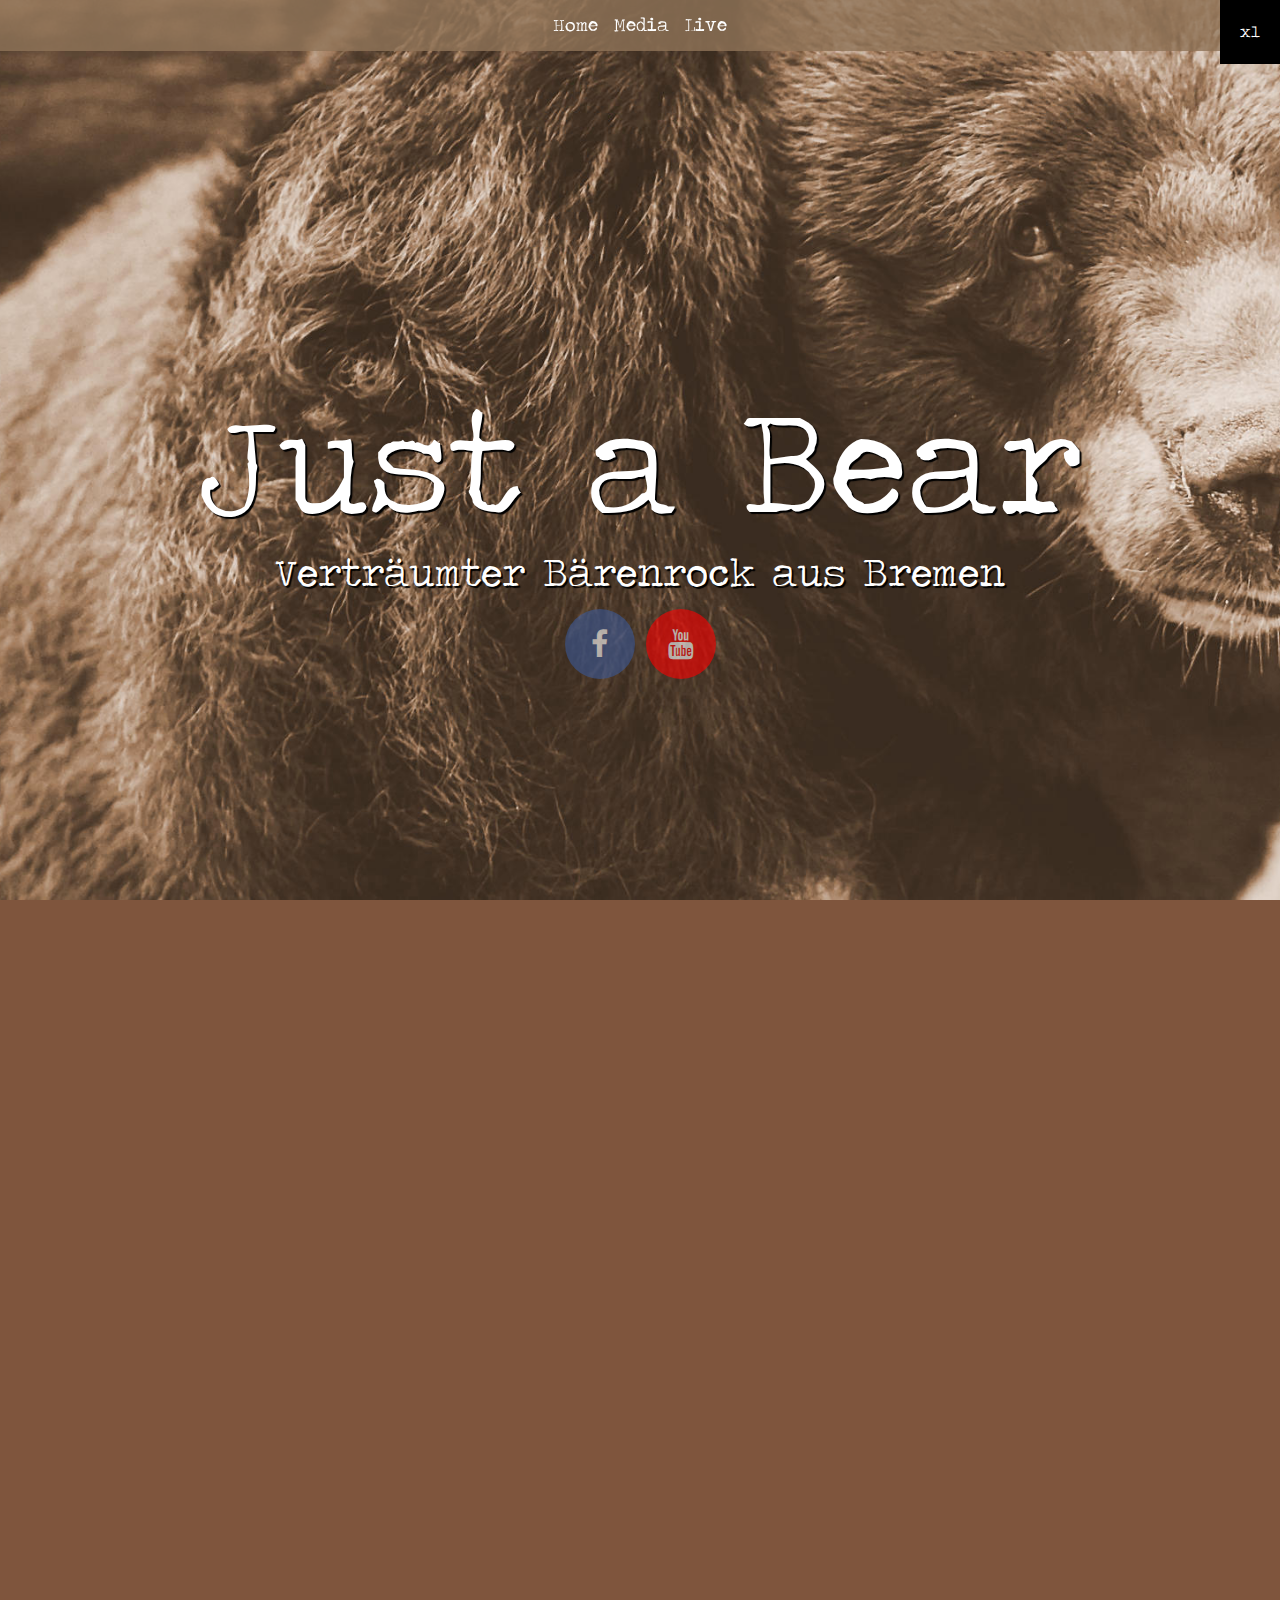
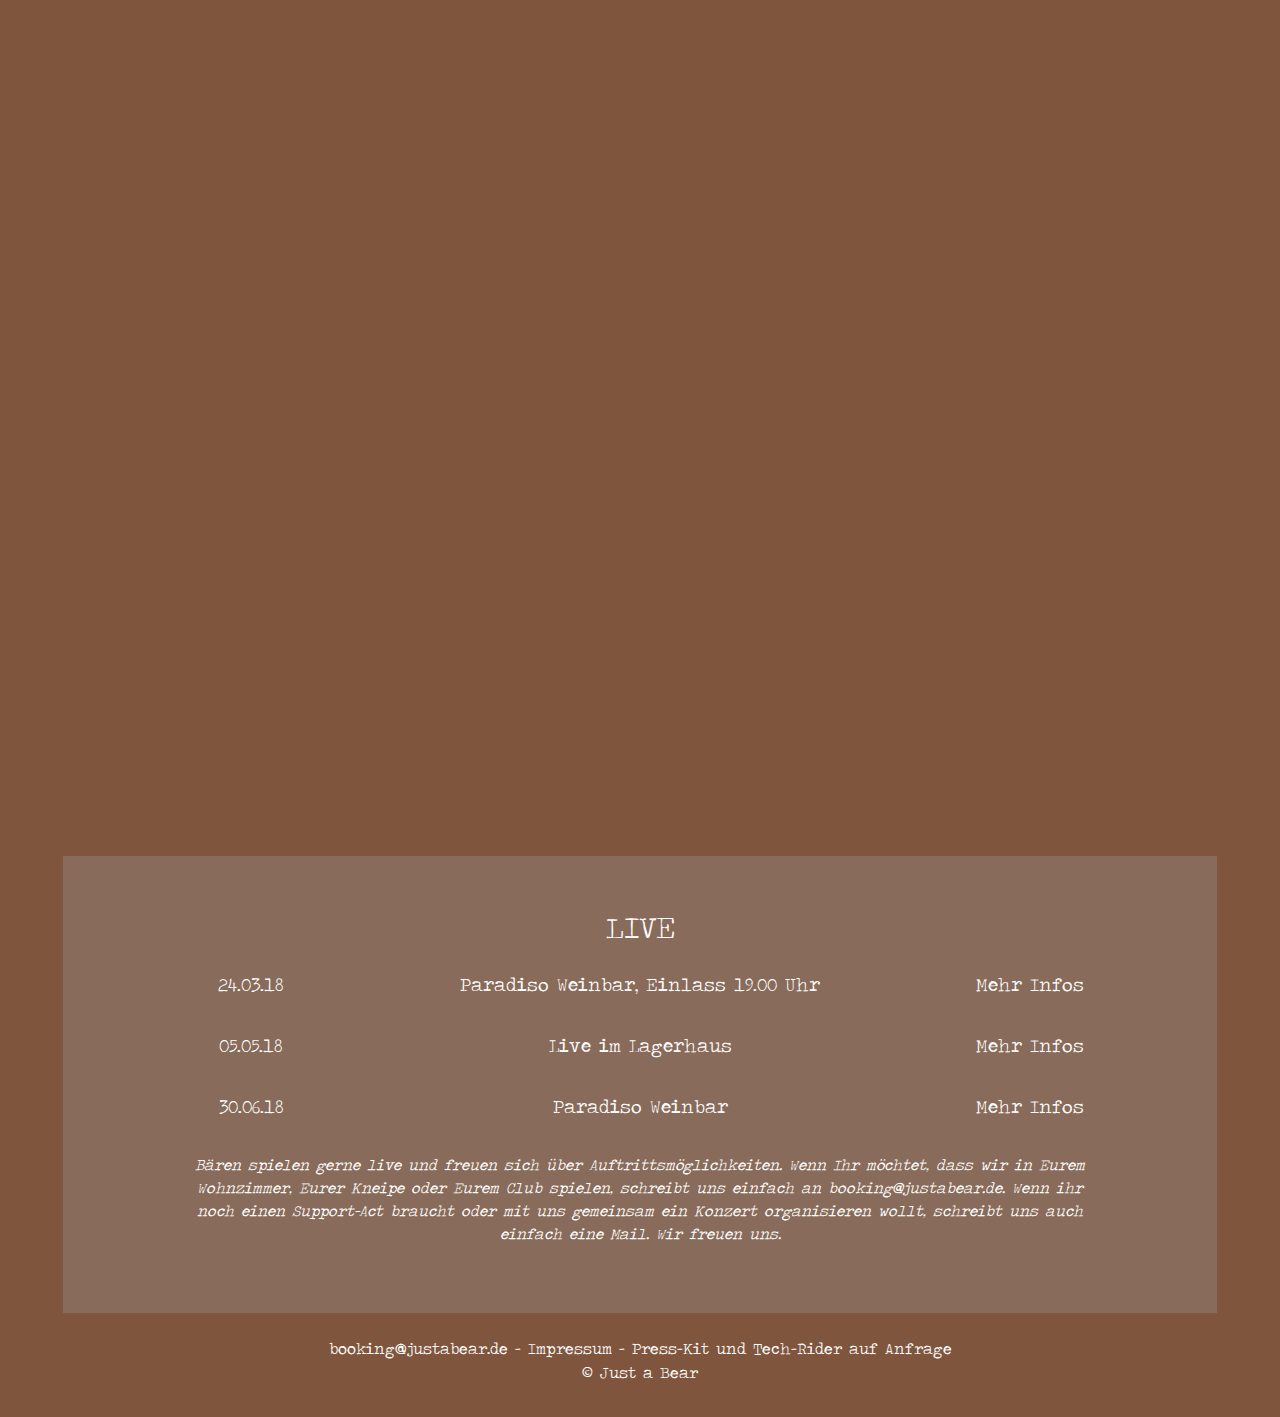
<file: index.html>
<!DOCTYPE html>
<html>
  <head>
    <meta charset="utf-8">
    <meta http-equiv="x-ua-compatible" content="ie=edge">
    <meta name="description" content="">
    <meta name="viewport" content="width=device-width, initial-scale=1, shrink-to-fit=no">
    <link rel="stylesheet" href="https://maxcdn.bootstrapcdn.com/bootstrap/4.0.0/css/bootstrap.min.css" integrity="sha384-Gn5384xqQ1aoWXA+058RXPxPg6fy4IWvTNh0E263XmFcJlSAwiGgFAW/dAiS6JXm" crossorigin="anonymous">
    <link rel="stylesheet" href="https://cdnjs.cloudflare.com/ajax/libs/font-awesome/4.7.0/css/font-awesome.min.css">
    <link rel="stylesheet" href="assets/stylesheets/font.css">
    <link rel="stylesheet" href="assets/stylesheets/debug.css">
    <link rel="stylesheet" href="assets/stylesheets/style.css">
     <!-- Ensure load priority to last -->
    <link rel="stylesheet" href="assets/stylesheets/responsive.css">
    <link rel="icon" type="image/png" href="assets/favicons/favicon-32x32.png" sizes="32x32" />
    <link rel="icon" type="image/png" href="assets/favicons/favicon-16x16.png" sizes="16x16" />
    <title>Just a Bear - Band</title>
  </head>
  <body data-spy="scroll" data-target="#justanavbar" data-offset="50" class="debug-off text-center">
    <nav id="justanavbar" class="navbar navbar-dark navbar-expand-sm sticky-top p-0">
      <button class="navbar-toggler" type="button" data-toggle="collapse" data-target="#navbarToggler">
        <span class="navbar-toggler-icon"></span>
      </button>
      <div class="collapse navbar-collapse justify-content-center" id="navbarToggler">
        <ul class="navbar-nav">
          <li class="nav-item">
            <a class="nav-link" href="#splash">Home</a>
          </li>
          <li class="nav-item">
            <a class="nav-link" href="#media">Media</a>
          </li>
          <li class="nav-item">
            <a class="nav-link" href="#live">Live</a>
          </li>
        </ul>
      </div> 
    </nav>
    <main class="container-fluid">
      <section id="splash" class="splash p5-5">
        <h1 class="mb-0">Just a Bear</h1>
        <h2>Verträumter Bärenrock aus Bremen</h2>
        <div class="buttons mb-5">
          <a href="https://www.facebook.com/justabear.band" target="_blank">
            <span class="fa fa-facebook"></span>
          </a>
          <a href="https://www.youtube.com/channel/UCwxS5Ty78TX-l13KQfSi8Zg/featured" target="_blank">
            <span class="fa fa-youtube"></span>
          </a>
        </div>
      </section>
      <section id="media" class="media p-md-5">
        <div class="container-fluid">
          <div class="row">
            <div class="col p-0 mb-sm-5">      
              <div class="embed-responsive embed-responsive-16by9">
                <iframe src="https://www.youtube.com/embed/EX42zi6uZyI" allow="autoplay; encrypted-media" allowfullscreen></iframe>
              </div>
            </div>
          </div>
          <div class="row pt-3 p-0 mb-3">
            <div class="col p-0">      
              <div class="embed-responsive embed-responsive-16by9">
                <iframe src="https://www.youtube.com/embed/iQWfWk3b_T4" frameborder="0" allow="autoplay; encrypted-media" allowfullscreen></iframe>              </div>
            </div>
          </div>
<!--           <div class="row embed-soundcloud mb-0">
            <div class="col px-0 my-2">
              <iframe src="https://open.spotify.com/embed/user/spotanonymus/playlist/4K8J55S98lDX58a3HD1o3f" style="border: 0; width: 100%; height: 300px;" allowfullscreen></iframe>            </div>
          </div> -->
        </div>
      </section>
      <section id="live" class="live mt-md-0 p-sm-5 mt-sm-4 m-sm-0 m-xs-0 mb-0 mx-md-5">
        <div class="mx-xl-5 p-1">
          <h2 class="mt-xs-5">LIVE</h2>
          <table class="table">
            <tr>
              <td>24.03.18</td>
              <td>Paradiso Weinbar, Einlass 19.00 Uhr</td>
              <td><a href="#" target="_blank">Mehr Infos</a></td>
            </tr>
            <tr>
              <td>05.05.18</td>
              <td>Live im Lagerhaus</td>
              <td><a href="#" target="_blank">Mehr Infos</a></td>
            </tr>
            <tr>
              <td>30.06.18</td>
              <td>Paradiso Weinbar</td>
              <td><a href="#" target="_blank">Mehr Infos</a></td>
            </tr>
            <!-- <tr>
              <td>15.07.18</td>
              <td>Bärenfestival</td>
              <td><a href="#" target="_blank">Mehr Infos</a></td>
            </tr>
            <tr>
              <td>30.08.18</td>
              <td>Wembleystadion</td>
              <td><a href="#" target="_blank">Mehr Infos</a></td>
            </tr> -->
          </table>
          <p class="font-italic small mx-3">Bären spielen gerne live und freuen sich über Auftrittsmöglichkeiten. Wenn Ihr möchtet, dass wir in Eurem Wohnzimmer, Eurer Kneipe oder Eurem Club spielen, schreibt uns einfach an booking@justabear.de. Wenn ihr noch einen Support-Act braucht oder mit uns gemeinsam ein Konzert organisieren wollt, schreibt uns auch einfach eine Mail. Wir freuen uns.</p>
        </div>
      </section>
    </main>
    <footer class="py-3">
      <p class="mb-0 mx-3 mt-2">
        <a href="mailto:booking@justabear.de">booking@justabear.de</a>
        <span> - </span>
        <a href="impressum.html">Impressum</a>
        <span> - </span>
        <a href="mailto:booking@justabear.de">Press-Kit und Tech-Rider auf Anfrage</a>
<!--         <span> - </span>
        <a href="#">Tech-Rider als pdf</a> -->
      </p>
      <p class="mt-0 mx-3 m-b2">
        &#169; Just a Bear
      </p>
    </footer>
    <div class="debug-size">
      <div class="d-block d-sm-none d-md-none d-lg-none d-xl-none">xs</div>
      <div class="d-none d-sm-block d-md-none d-lg-none d-xl-none">sm</div>
      <div class="d-none d-sm-none d-md-block d-lg-none d-xl-none">md</div>
      <div class="d-none d-sm-none d-md-none d-lg-block d-xl-none">lg</div>
      <div class="d-none d-sm-none d-md-none d-lg-none d-xl-block">xl</div>
    </div>
    <script src="https://code.jquery.com/jquery-3.2.1.slim.min.js" integrity="sha384-KJ3o2DKtIkvYIK3UENzmM7KCkRr/rE9/Qpg6aAZGJwFDMVNA/GpGFF93hXpG5KkN" crossorigin="anonymous"></script>
    <script src="https://cdnjs.cloudflare.com/ajax/libs/popper.js/1.12.9/umd/popper.min.js" integrity="sha384-ApNbgh9B+Y1QKtv3Rn7W3mgPxhU9K/ScQsAP7hUibX39j7fakFPskvXusvfa0b4Q" crossorigin="anonymous"></script>
    <script src="https://maxcdn.bootstrapcdn.com/bootstrap/4.0.0/js/bootstrap.min.js" integrity="sha384-JZR6Spejh4U02d8jOt6vLEHfe/JQGiRRSQQxSfFWpi1MquVdAyjUar5+76PVCmYl" crossorigin="anonymous"></script>
    <script src="assets/javascripts/main.js"></script>
  </body>
</html>
</file>
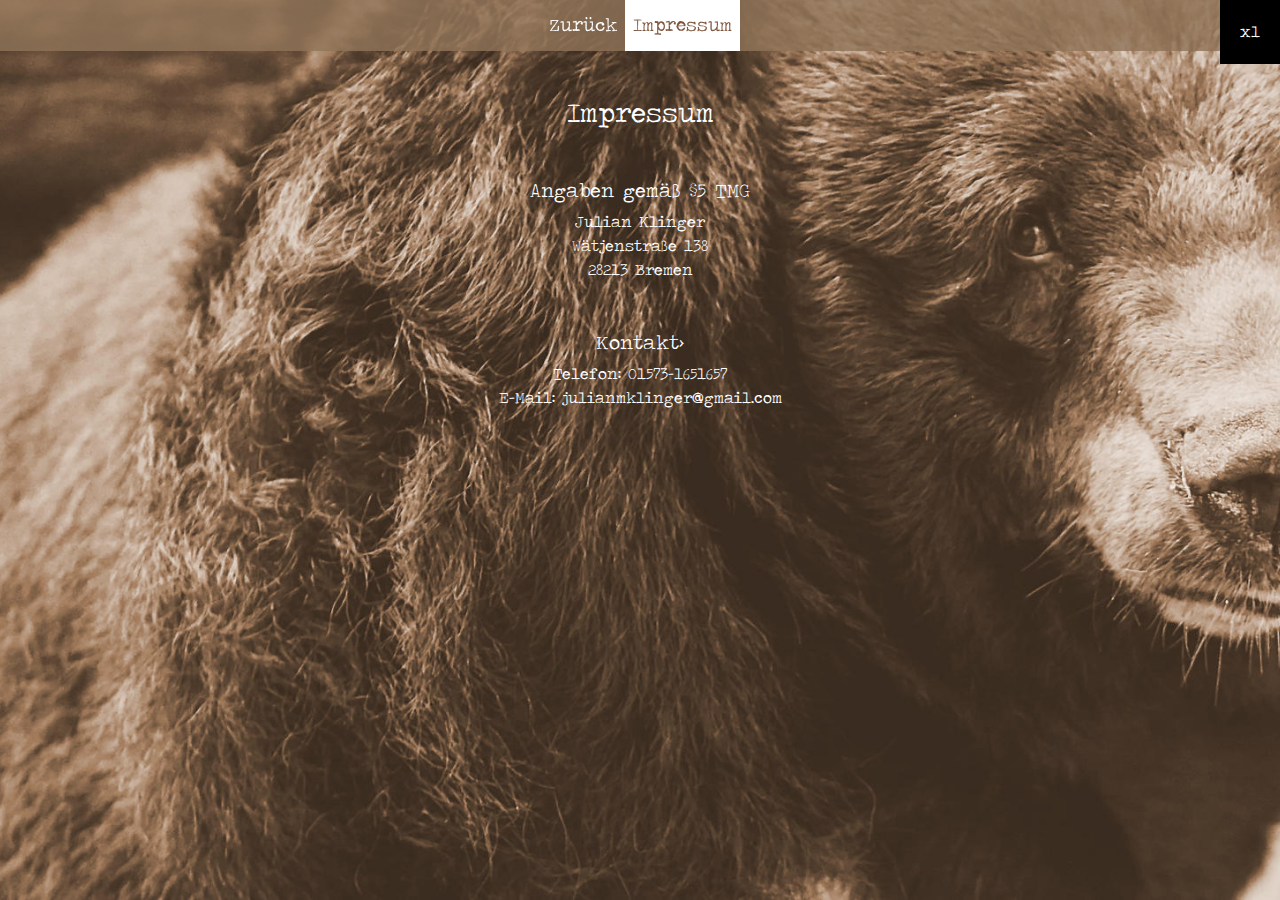
<file: impressum.html>
<!DOCTYPE html>
<html>
  <head>
    <meta charset="utf-8">
    <meta http-equiv="x-ua-compatible" content="ie=edge">
    <meta name="description" content="">
    <meta name="viewport" content="width=device-width, initial-scale=1, shrink-to-fit=no">
    <link rel="stylesheet" href="https://maxcdn.bootstrapcdn.com/bootstrap/4.0.0/css/bootstrap.min.css" integrity="sha384-Gn5384xqQ1aoWXA+058RXPxPg6fy4IWvTNh0E263XmFcJlSAwiGgFAW/dAiS6JXm" crossorigin="anonymous">
    <link rel="stylesheet" href="https://cdnjs.cloudflare.com/ajax/libs/font-awesome/4.7.0/css/font-awesome.min.css">
    <link rel="stylesheet" href="assets/stylesheets/font.css">
    <link rel="stylesheet" href="assets/stylesheets/debug.css">
    <link rel="stylesheet" href="assets/stylesheets/style.css">
     <!-- Ensure load priority to last -->
    <link rel="stylesheet" href="assets/stylesheets/responsive.css">
    <title>Just a Bear - Band</title>
  </head>
  <body class="debug-off text-center">
    <nav id="justanavbar" class="navbar navbar-dark navbar-expand-sm sticky-top p-0">
      <button class="navbar-toggler" type="button" data-toggle="collapse" data-target="#navbarToggler">
        <span class="navbar-toggler-icon"></span>
      </button>
      <div class="collapse navbar-collapse justify-content-center" id="navbarToggler">
        <ul class="navbar-nav">
          <li class="nav-item">
            <a class="nav-link" href="index.html">Zurück</a>
          </li>
          <li class="nav-item">
            <a class="nav-link active" href="#">Impressum</a>
          </li>
<!--           <li class="nav-item">
            <a class="nav-link" href="press-kit.html">Press-Kit</a>
          </li> -->
        </ul>
      </div> 
    </nav>
    <main class="container-fluid">
      <section>
        <h3 class="mt-5 pt-5">Impressum</h3>
        <h5 class="mt-5">Angaben gemäß §5 TMG</h5>
        <p>Julian Klinger<br>Wätjenstraße 138<br>28213 Bremen</p>
        <h5 class="mt-5">Kontakt></h5>
        <p>Telefon: 01573-1651657<br>E-Mail: julianmklinger@gmail.com</p>
      </section>
    </main>
    <div class="debug-size">
      <div class="d-block d-sm-none d-md-none d-lg-none d-xl-none">xs</div>
      <div class="d-none d-sm-block d-md-none d-lg-none d-xl-none">sm</div>
      <div class="d-none d-sm-none d-md-block d-lg-none d-xl-none">md</div>
      <div class="d-none d-sm-none d-md-none d-lg-block d-xl-none">lg</div>
      <div class="d-none d-sm-none d-md-none d-lg-none d-xl-block">xl</div>
    </div>
    <script src="https://code.jquery.com/jquery-3.2.1.slim.min.js" integrity="sha384-KJ3o2DKtIkvYIK3UENzmM7KCkRr/rE9/Qpg6aAZGJwFDMVNA/GpGFF93hXpG5KkN" crossorigin="anonymous"></script>
    <script src="https://cdnjs.cloudflare.com/ajax/libs/popper.js/1.12.9/umd/popper.min.js" integrity="sha384-ApNbgh9B+Y1QKtv3Rn7W3mgPxhU9K/ScQsAP7hUibX39j7fakFPskvXusvfa0b4Q" crossorigin="anonymous"></script>
    <script src="https://maxcdn.bootstrapcdn.com/bootstrap/4.0.0/js/bootstrap.min.js" integrity="sha384-JZR6Spejh4U02d8jOt6vLEHfe/JQGiRRSQQxSfFWpi1MquVdAyjUar5+76PVCmYl" crossorigin="anonymous"></script>
    <script src="assets/javascripts/main.js"></script>
  </body>
</html>
</file>
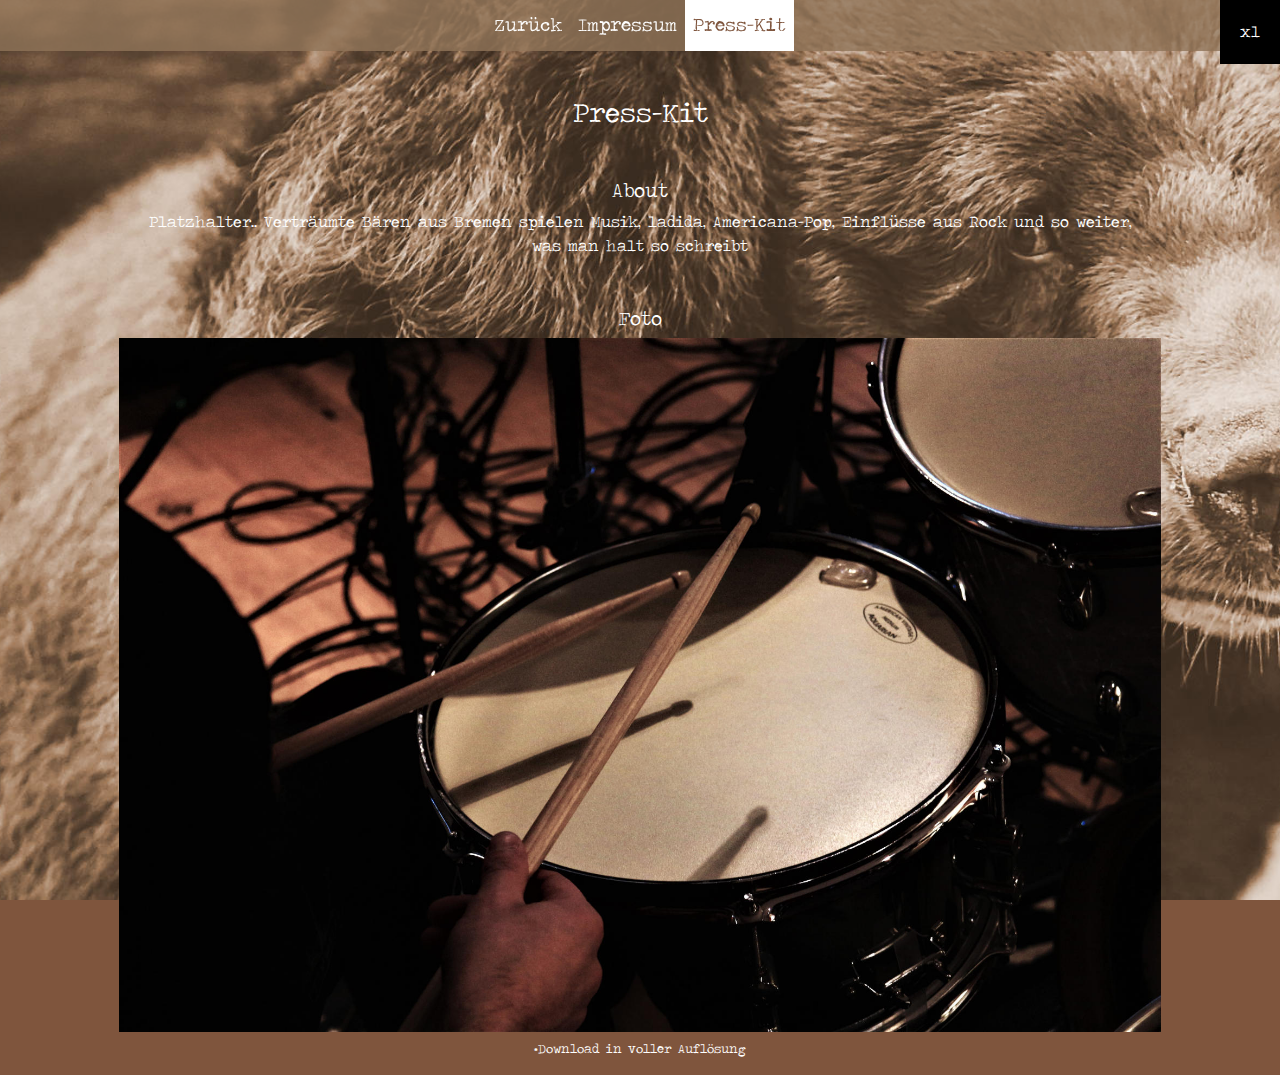
<file: press-kit.html>
<!DOCTYPE html>
<html>
  <head>
    <meta charset="utf-8">
    <meta http-equiv="x-ua-compatible" content="ie=edge">
    <meta name="description" content="">
    <meta name="viewport" content="width=device-width, initial-scale=1, shrink-to-fit=no">
    <link rel="stylesheet" href="https://maxcdn.bootstrapcdn.com/bootstrap/4.0.0/css/bootstrap.min.css" integrity="sha384-Gn5384xqQ1aoWXA+058RXPxPg6fy4IWvTNh0E263XmFcJlSAwiGgFAW/dAiS6JXm" crossorigin="anonymous">
    <link rel="stylesheet" href="https://cdnjs.cloudflare.com/ajax/libs/font-awesome/4.7.0/css/font-awesome.min.css">
    <link rel="stylesheet" href="assets/stylesheets/font.css">
    <link rel="stylesheet" href="assets/stylesheets/debug.css">
    <link rel="stylesheet" href="assets/stylesheets/style.css">
     <!-- Ensure load priority to last -->
    <link rel="stylesheet" href="assets/stylesheets/responsive.css">
    <title>Just a Bear - Band</title>
  </head>
  <body data-spy="scroll" data-target="#justanavbar" data-offset="50" class="debug-off text-center">
    <nav id="justanavbar" class="navbar navbar-dark navbar-expand-sm sticky-top p-0">
      <button class="navbar-toggler" type="button" data-toggle="collapse" data-target="#navbarToggler">
        <span class="navbar-toggler-icon"></span>
      </button>
      <div class="collapse navbar-collapse justify-content-center" id="navbarToggler">
        <ul class="navbar-nav">
          <li class="nav-item">
            <a class="nav-link" href="index.html">Zurück</a>
          </li>
          <li class="nav-item">
            <a class="nav-link" href="impressum.html">Impressum</a>
          </li>
          <li class="nav-item">
            <a class="nav-link active" href="impressum.html">Press-Kit</a>
          </li>
        </ul>
      </div> 
    </nav>
    <main class="container-fluid">
      <section>
        <h3 class="mt-5 pt-5">Press-Kit</h3>
        <h5 class="mt-5">About</h5>
        <p class="col-10 mx-auto mb-5">Platzhalter.. Verträumte Bären aus Bremen spielen Musik, ladida, Americana-Pop, Einflüsse aus Rock und so weiter, was man halt so schreibt</p>
        <h5 class="">Foto</h5>
        <img class="embed-responsive col-10 mx-auto" src="assets/images/background-media.jpg">
        <p class="small mt-2"><a href="#">*Download in voller Auflösung</a></p> 
      </section>
    </main>
    <div class="debug-size">
      <div class="d-block d-sm-none d-md-none d-lg-none d-xl-none">xs</div>
      <div class="d-none d-sm-block d-md-none d-lg-none d-xl-none">sm</div>
      <div class="d-none d-sm-none d-md-block d-lg-none d-xl-none">md</div>
      <div class="d-none d-sm-none d-md-none d-lg-block d-xl-none">lg</div>
      <div class="d-none d-sm-none d-md-none d-lg-none d-xl-block">xl</div>
    </div>
    <script src="https://code.jquery.com/jquery-3.2.1.slim.min.js" integrity="sha384-KJ3o2DKtIkvYIK3UENzmM7KCkRr/rE9/Qpg6aAZGJwFDMVNA/GpGFF93hXpG5KkN" crossorigin="anonymous"></script>
    <script src="https://cdnjs.cloudflare.com/ajax/libs/popper.js/1.12.9/umd/popper.min.js" integrity="sha384-ApNbgh9B+Y1QKtv3Rn7W3mgPxhU9K/ScQsAP7hUibX39j7fakFPskvXusvfa0b4Q" crossorigin="anonymous"></script>
    <script src="https://maxcdn.bootstrapcdn.com/bootstrap/4.0.0/js/bootstrap.min.js" integrity="sha384-JZR6Spejh4U02d8jOt6vLEHfe/JQGiRRSQQxSfFWpi1MquVdAyjUar5+76PVCmYl" crossorigin="anonymous"></script>
    <script src="assets/javascripts/main.js"></script>
  </body>
</html>
</file>
<file: assets/stylesheets/font.css>
@font-face {
  font-family: "Just a Bear";
  font-style: normal;
  font-weight: 400;
  src: local('Traveling _Typewriter'),
      local('Traveling_Typewriter-Regular'),
      url(../fonts/traveling-_typewriter.woff) format('woff'),
      url(../fonts/traveling-_typewriter.ttf) format('truetype')
}
</file>
<file: assets/stylesheets/debug.css>
body.debug * { 
  border: 1px solid red; 
}

.debug-size {
  z-index: 2000;
  position: fixed;
  top: 0;
  right: 0;
}

.debug-size div {
  background: black;
  padding: 20px;
  color: white;
}
</file>
<file: assets/stylesheets/style.css>
body {
  position: relative;
  background: url(../images/background-fur3.jpg) center center no-repeat #7f553d;
  background-size: cover;
  background-attachment: fixed;
  font-family: "Just a Bear", arial;
  color: white;
}

a,
a:hover,
a:visited {
  color: white;
}

a:hover {
  text-decoration: underline;
}

main {
  max-width: 1300px;
  top: 0;
}

.navbar-dark {
  width: 100%;
  position: fixed;
  background-color: rgba(144, 116, 89, .8);
  font-size: 1.2em;
}

.navbar-dark .nav-link:hover,
.navbar-dark .nav-link:focus {
  color: #7f553d !important;
  background: #fff;
  text-decoration: none;
}

.nav-link {
  padding-bottom: 12px;
  padding-top: 10px;
  color: white !important;
}

.nav-link.active {
  background-color: white;
  color: #7f553d !important;
}

.splash {
  min-height: 60vh;
}

.splash h1, h2 {
  text-shadow: 2px 2px 1px black;
}

.splash h1 {
  font-size: 9em;
  padding-top: 30%;
}

.splash h2 {
  font-size: 40px;
}

.splash .buttons {
  padding-bottom: 20%;
}

.splash span {
  padding: 20px;
  font-size: 30px;
  width: 70px;
  border-radius: 50%;
  text-decoration: none;
  margin: 5px 2px;
  opacity: .6;
}

.splash span:hover {
  opacity: 1;
}

.splash a {
  text-decoration: none;
}

.splash .fa-facebook {
  background: #3B5998;
  text-decoration: none;
}

.splash .fa-youtube {
  background: #ff0000;
}

.media .embed-soundcloud {
  margin-top: 5%;
}

.live {
  background: rgba(160, 160, 160, .3);
  font-size: 1.2em;
}

.live h2 {
  text-shadow: none;
}

.live .table td {
  padding: 1rem .25rem;
}

.live td:first-child,
.live td:last-child {
  width: 175px;
}

.table td {
  border-top: 0;
}
</file>
<file: assets/stylesheets/responsive.css>
@media (max-width: 992px){
  .container{
    max-width:100%;
  }

  .splash h1 {
    padding-top: 30%
    font-size: 7em;
  }
}

@media (max-width: 768px){
  .splash h1 {
    font-size: 5.5em;
  }

  .splash h2 {
    font-size: 30px;
  }

  .embed-soundcloud {
    margin-bottom: 5%;
  }
}

@media (max-width: 567px){
  .splash h1 {
    font-size: 4.5em;
  }

  .splash {
    min-height: 50vh;
  }

  .splash h2 {
    font-size: 20px;
  }

  .live {
    font-size: 0.9em;
  }

  .live h2 {
    padding-top: 15px;
  }
}
</file>
